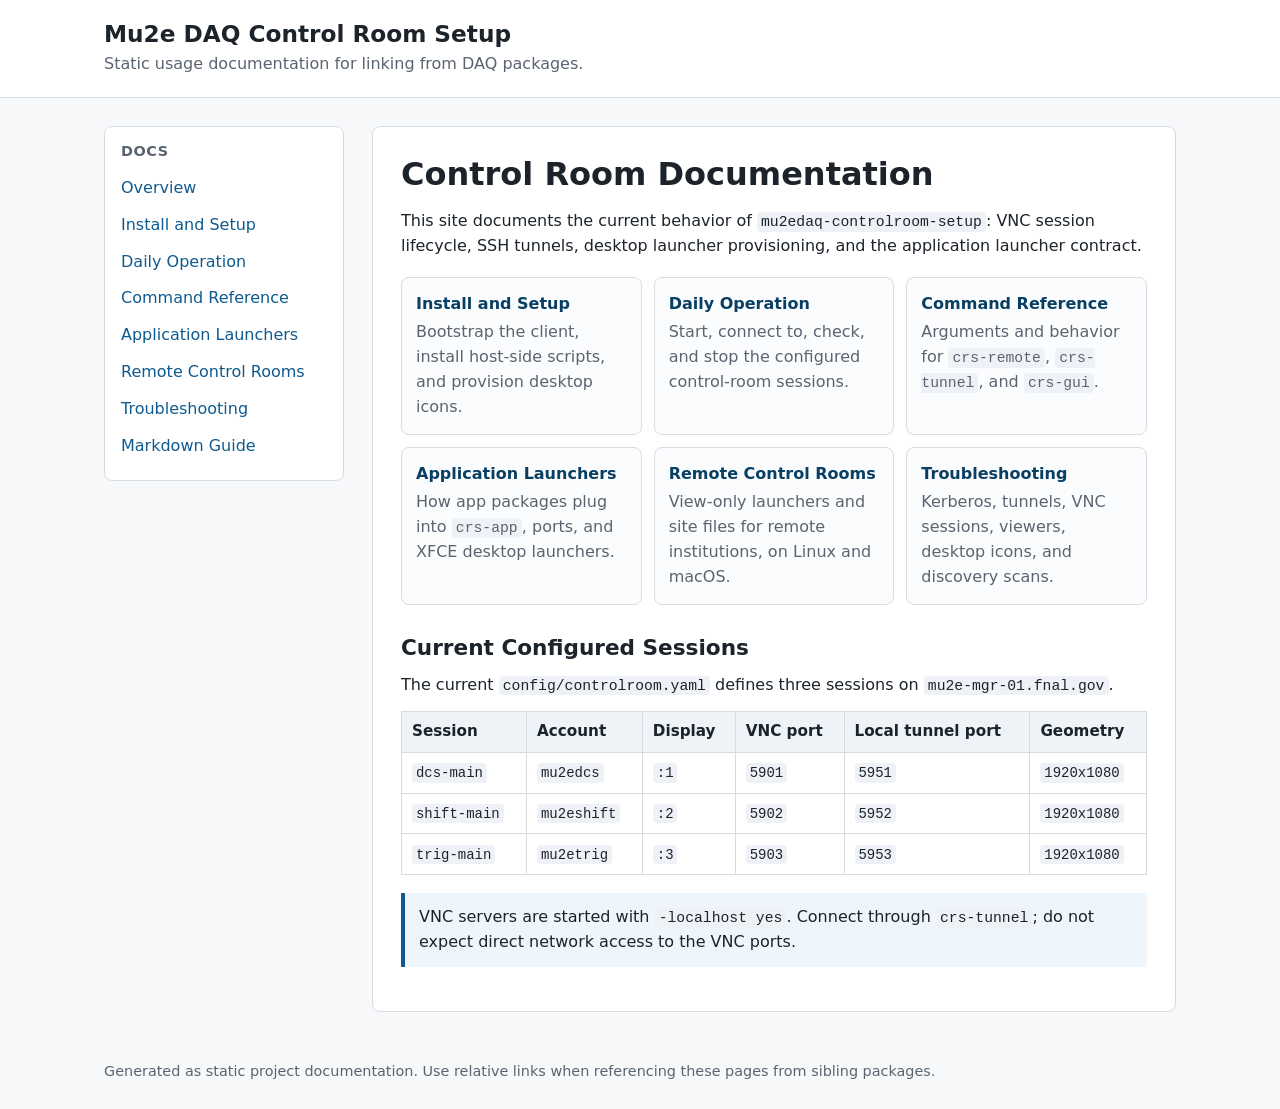
<file: doc/index.html>
<!doctype html>
<html lang="en">
<head>
  <meta charset="utf-8">
  <meta name="viewport" content="width=device-width, initial-scale=1">
  <title>Mu2e DAQ Control Room Setup Docs</title>
  <link rel="stylesheet" href="assets/site.css">
</head>
<body>
  <header class="site-header">
    <div class="header-inner">
      <h1 class="site-title">Mu2e DAQ Control Room Setup</h1>
      <p class="site-subtitle">Static usage documentation for linking from DAQ packages.</p>
    </div>
  </header>
  <div class="layout">
    <nav class="sidebar" aria-label="Documentation">
      <h2>Docs</h2>
      <a href="index.html">Overview</a>
      <a href="install.html">Install and Setup</a>
      <a href="operations.html">Daily Operation</a>
      <a href="commands.html">Command Reference</a>
      <a href="apps.html">Application Launchers</a>
      <a href="remote-site.html">Remote Control Rooms</a>
      <a href="troubleshooting.html">Troubleshooting</a>
      <a href="usage.md">Markdown Guide</a>
    </nav>
    <main class="content">
      <h1>Control Room Documentation</h1>
      <p>This site documents the current behavior of <code>mu2edaq-controlroom-setup</code>: VNC session lifecycle, SSH tunnels, desktop launcher provisioning, and the application launcher contract.</p>

      <div class="link-grid">
        <a class="link-card" href="install.html">
          <strong>Install and Setup</strong>
          <span>Bootstrap the client, install host-side scripts, and provision desktop icons.</span>
        </a>
        <a class="link-card" href="operations.html">
          <strong>Daily Operation</strong>
          <span>Start, connect to, check, and stop the configured control-room sessions.</span>
        </a>
        <a class="link-card" href="commands.html">
          <strong>Command Reference</strong>
          <span>Arguments and behavior for <code>crs-remote</code>, <code>crs-tunnel</code>, and <code>crs-gui</code>.</span>
        </a>
        <a class="link-card" href="apps.html">
          <strong>Application Launchers</strong>
          <span>How app packages plug into <code>crs-app</code>, ports, and XFCE desktop launchers.</span>
        </a>
        <a class="link-card" href="remote-site.html">
          <strong>Remote Control Rooms</strong>
          <span>View-only launchers and site files for remote institutions, on Linux and macOS.</span>
        </a>
        <a class="link-card" href="troubleshooting.html">
          <strong>Troubleshooting</strong>
          <span>Kerberos, tunnels, VNC sessions, viewers, desktop icons, and discovery scans.</span>
        </a>
      </div>

      <h2 id="current-sessions">Current Configured Sessions</h2>
      <p>The current <code>config/controlroom.yaml</code> defines three sessions on <code>mu2e-mgr-01.fnal.gov</code>.</p>
      <table>
        <thead>
          <tr>
            <th>Session</th>
            <th>Account</th>
            <th>Display</th>
            <th>VNC port</th>
            <th>Local tunnel port</th>
            <th>Geometry</th>
          </tr>
        </thead>
        <tbody>
          <tr><td><code>dcs-main</code></td><td><code>mu2edcs</code></td><td><code>:1</code></td><td><code>5901</code></td><td><code>5951</code></td><td><code>1920x1080</code></td></tr>
          <tr><td><code>shift-main</code></td><td><code>mu2eshift</code></td><td><code>:2</code></td><td><code>5902</code></td><td><code>5952</code></td><td><code>1920x1080</code></td></tr>
          <tr><td><code>trig-main</code></td><td><code>mu2etrig</code></td><td><code>:3</code></td><td><code>5903</code></td><td><code>5953</code></td><td><code>1920x1080</code></td></tr>
        </tbody>
      </table>

      <div class="notice">
        VNC servers are started with <code>-localhost yes</code>. Connect through <code>crs-tunnel</code>; do not expect direct network access to the VNC ports.
      </div>
    </main>
  </div>
  <footer class="footer">Generated as static project documentation. Use relative links when referencing these pages from sibling packages.</footer>
</body>
</html>
</file>
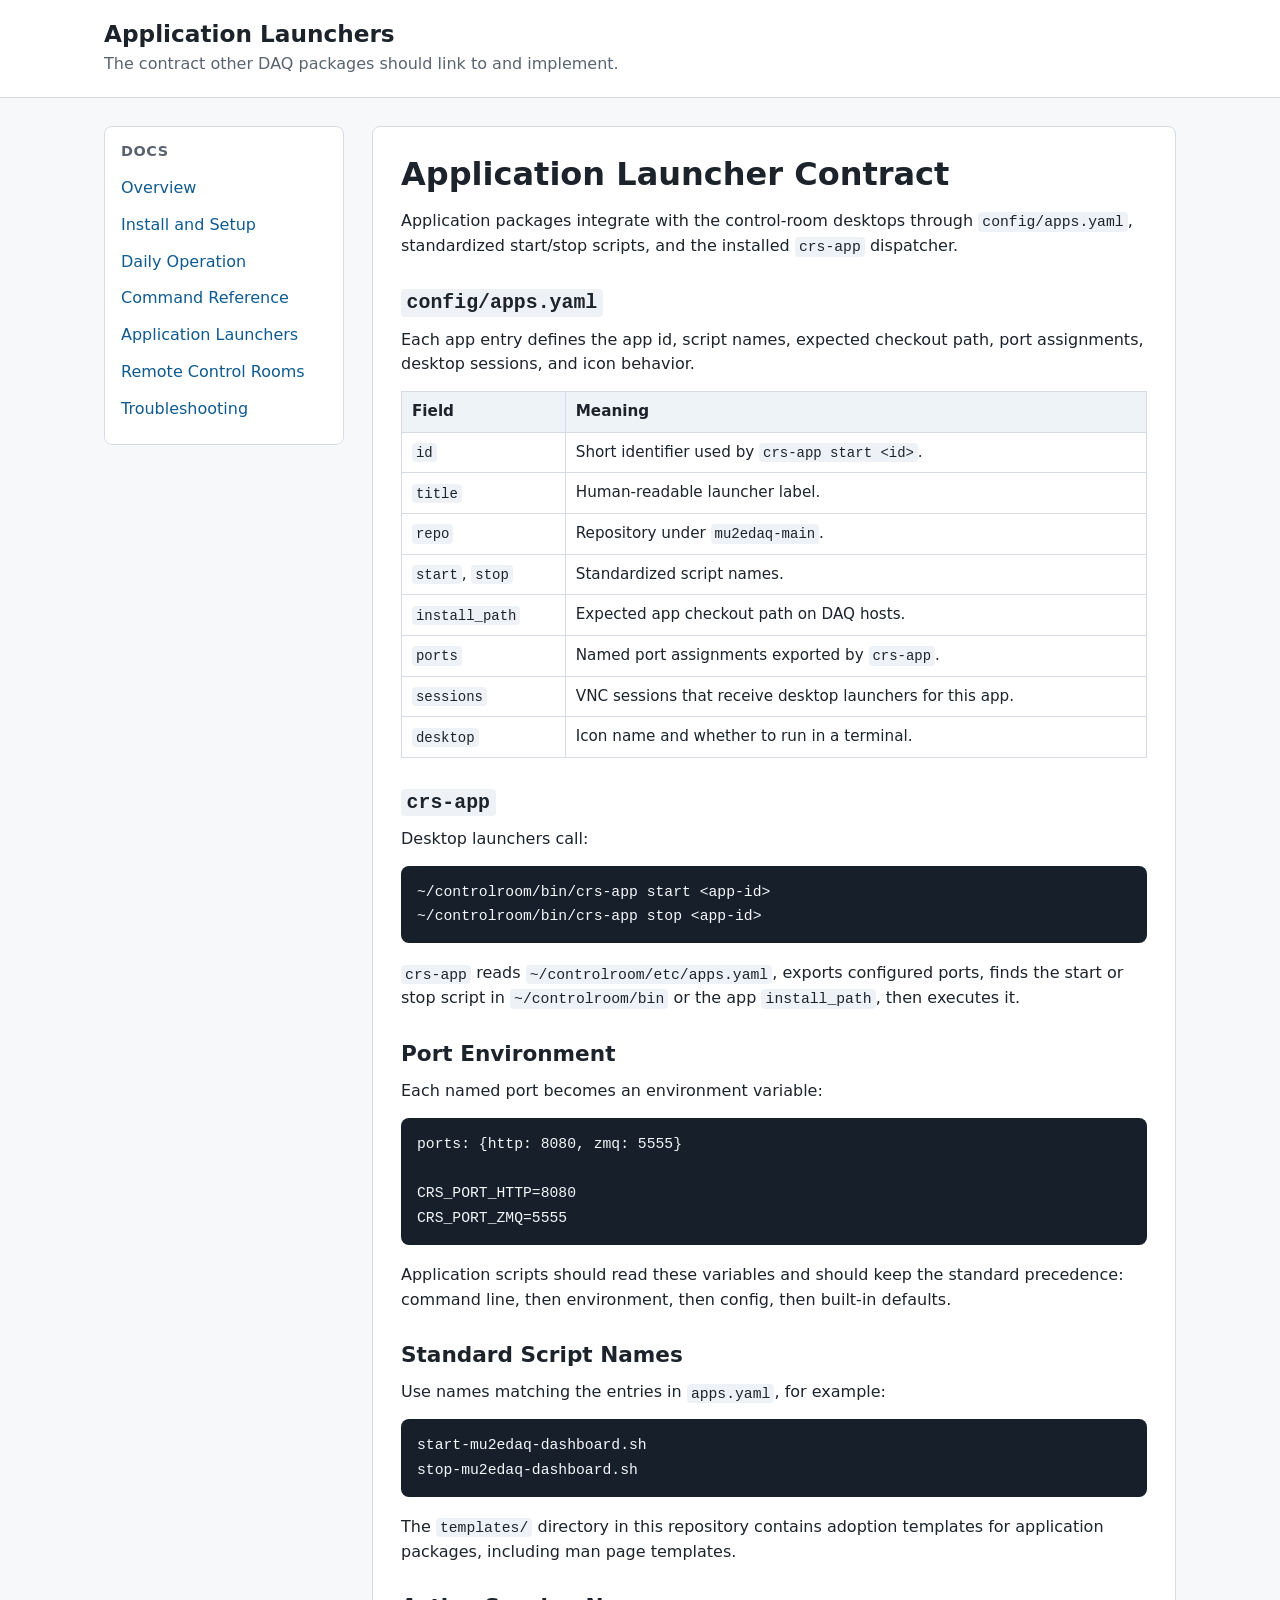
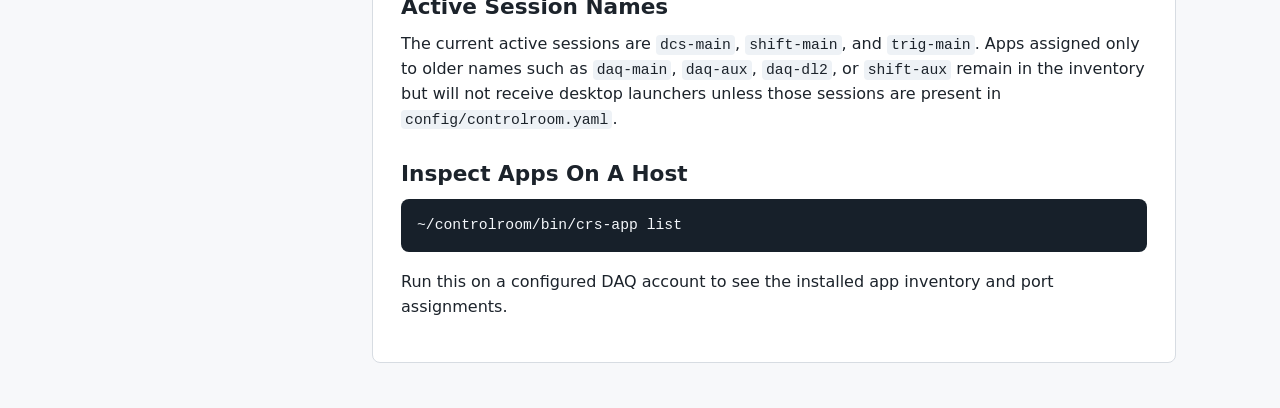
<file: doc/apps.html>
<!doctype html>
<html lang="en">
<head>
  <meta charset="utf-8">
  <meta name="viewport" content="width=device-width, initial-scale=1">
  <title>Application Launchers - Mu2e DAQ Control Room Setup</title>
  <link rel="stylesheet" href="assets/site.css">
</head>
<body>
  <header class="site-header"><div class="header-inner"><h1 class="site-title">Application Launchers</h1><p class="site-subtitle">The contract other DAQ packages should link to and implement.</p></div></header>
  <div class="layout">
    <nav class="sidebar" aria-label="Documentation">
      <h2>Docs</h2>
      <a href="index.html">Overview</a>
      <a href="install.html">Install and Setup</a>
      <a href="operations.html">Daily Operation</a>
      <a href="commands.html">Command Reference</a>
      <a href="apps.html">Application Launchers</a>
      <a href="remote-site.html">Remote Control Rooms</a>
      <a href="troubleshooting.html">Troubleshooting</a>
    </nav>
    <main class="content">
      <h1>Application Launcher Contract</h1>
      <p>Application packages integrate with the control-room desktops through <code>config/apps.yaml</code>, standardized start/stop scripts, and the installed <code>crs-app</code> dispatcher.</p>

      <h2 id="apps-yaml"><code>config/apps.yaml</code></h2>
      <p>Each app entry defines the app id, script names, expected checkout path, port assignments, desktop sessions, and icon behavior.</p>
      <table>
        <thead><tr><th>Field</th><th>Meaning</th></tr></thead>
        <tbody>
          <tr><td><code>id</code></td><td>Short identifier used by <code>crs-app start &lt;id&gt;</code>.</td></tr>
          <tr><td><code>title</code></td><td>Human-readable launcher label.</td></tr>
          <tr><td><code>repo</code></td><td>Repository under <code>mu2edaq-main</code>.</td></tr>
          <tr><td><code>start</code>, <code>stop</code></td><td>Standardized script names.</td></tr>
          <tr><td><code>install_path</code></td><td>Expected app checkout path on DAQ hosts.</td></tr>
          <tr><td><code>ports</code></td><td>Named port assignments exported by <code>crs-app</code>.</td></tr>
          <tr><td><code>sessions</code></td><td>VNC sessions that receive desktop launchers for this app.</td></tr>
          <tr><td><code>desktop</code></td><td>Icon name and whether to run in a terminal.</td></tr>
        </tbody>
      </table>

      <h2 id="crs-app"><code>crs-app</code></h2>
      <p>Desktop launchers call:</p>
      <pre><code>~/controlroom/bin/crs-app start &lt;app-id&gt;
~/controlroom/bin/crs-app stop &lt;app-id&gt;</code></pre>
      <p><code>crs-app</code> reads <code>~/controlroom/etc/apps.yaml</code>, exports configured ports, finds the start or stop script in <code>~/controlroom/bin</code> or the app <code>install_path</code>, then executes it.</p>

      <h2 id="port-environment">Port Environment</h2>
      <p>Each named port becomes an environment variable:</p>
      <pre><code>ports: {http: 8080, zmq: 5555}

CRS_PORT_HTTP=8080
CRS_PORT_ZMQ=5555</code></pre>
      <p>Application scripts should read these variables and should keep the standard precedence: command line, then environment, then config, then built-in defaults.</p>

      <h2 id="standard-script-names">Standard Script Names</h2>
      <p>Use names matching the entries in <code>apps.yaml</code>, for example:</p>
      <pre><code>start-mu2edaq-dashboard.sh
stop-mu2edaq-dashboard.sh</code></pre>
      <p>The <code>templates/</code> directory in this repository contains adoption templates for application packages, including man page templates.</p>

      <h2 id="active-sessions">Active Session Names</h2>
      <p>The current active sessions are <code>dcs-main</code>, <code>shift-main</code>, and <code>trig-main</code>. Apps assigned only to older names such as <code>daq-main</code>, <code>daq-aux</code>, <code>daq-dl2</code>, or <code>shift-aux</code> remain in the inventory but will not receive desktop launchers unless those sessions are present in <code>config/controlroom.yaml</code>.</p>

      <h2 id="host-check">Inspect Apps On A Host</h2>
      <pre><code>~/controlroom/bin/crs-app list</code></pre>
      <p>Run this on a configured DAQ account to see the installed app inventory and port assignments.</p>
    </main>
  </div>
</body>
</html>
</file>
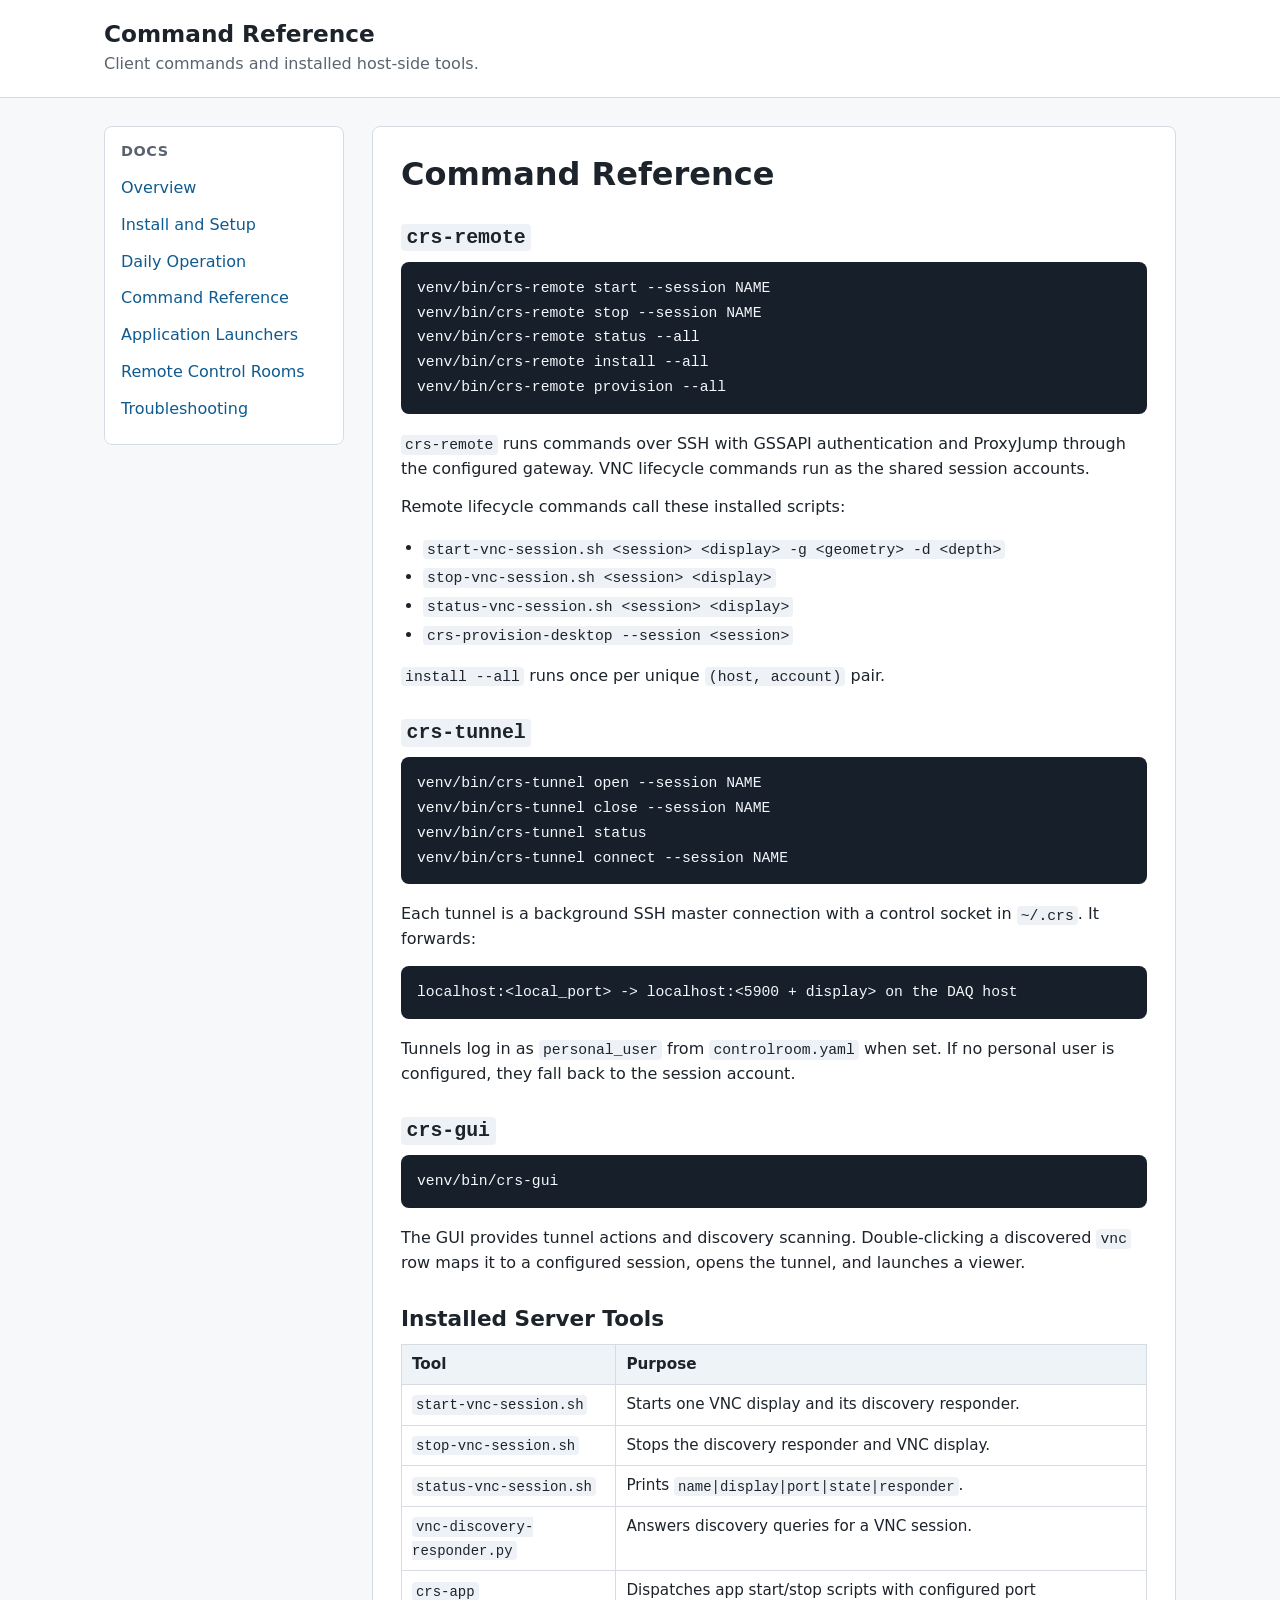
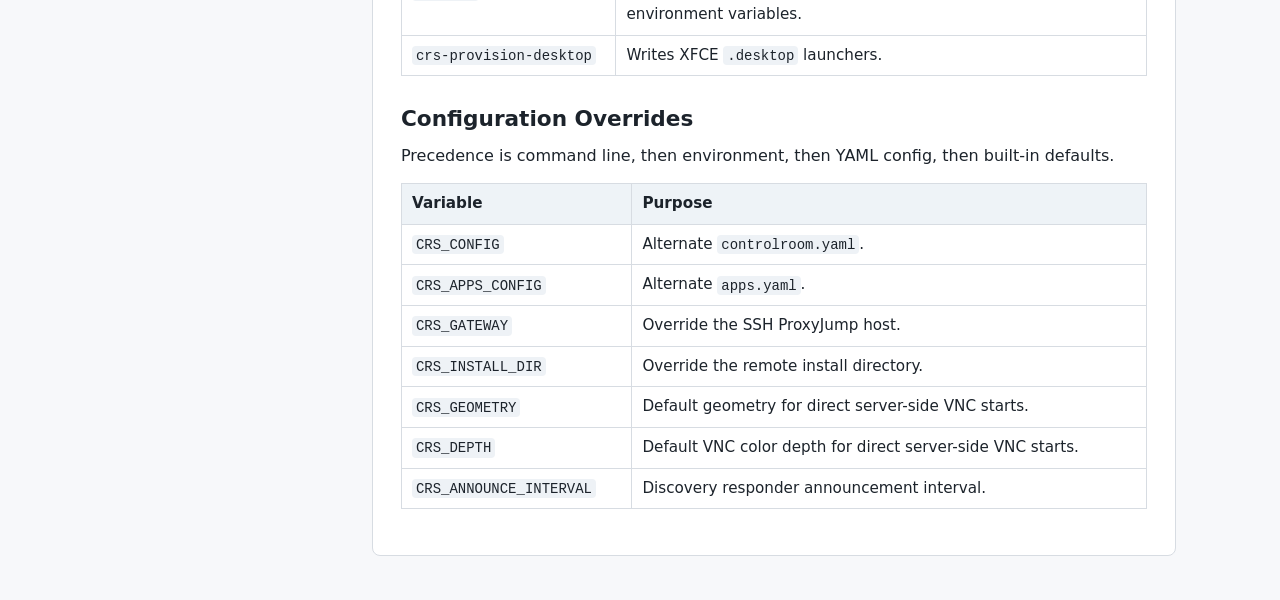
<file: doc/commands.html>
<!doctype html>
<html lang="en">
<head>
  <meta charset="utf-8">
  <meta name="viewport" content="width=device-width, initial-scale=1">
  <title>Command Reference - Mu2e DAQ Control Room Setup</title>
  <link rel="stylesheet" href="assets/site.css">
</head>
<body>
  <header class="site-header"><div class="header-inner"><h1 class="site-title">Command Reference</h1><p class="site-subtitle">Client commands and installed host-side tools.</p></div></header>
  <div class="layout">
    <nav class="sidebar" aria-label="Documentation">
      <h2>Docs</h2>
      <a href="index.html">Overview</a>
      <a href="install.html">Install and Setup</a>
      <a href="operations.html">Daily Operation</a>
      <a href="commands.html">Command Reference</a>
      <a href="apps.html">Application Launchers</a>
      <a href="remote-site.html">Remote Control Rooms</a>
      <a href="troubleshooting.html">Troubleshooting</a>
    </nav>
    <main class="content">
      <h1>Command Reference</h1>

      <h2 id="crs-remote"><code>crs-remote</code></h2>
      <pre><code>venv/bin/crs-remote start --session NAME
venv/bin/crs-remote stop --session NAME
venv/bin/crs-remote status --all
venv/bin/crs-remote install --all
venv/bin/crs-remote provision --all</code></pre>
      <p><code>crs-remote</code> runs commands over SSH with GSSAPI authentication and ProxyJump through the configured gateway. VNC lifecycle commands run as the shared session accounts.</p>
      <p>Remote lifecycle commands call these installed scripts:</p>
      <ul>
        <li><code>start-vnc-session.sh &lt;session&gt; &lt;display&gt; -g &lt;geometry&gt; -d &lt;depth&gt;</code></li>
        <li><code>stop-vnc-session.sh &lt;session&gt; &lt;display&gt;</code></li>
        <li><code>status-vnc-session.sh &lt;session&gt; &lt;display&gt;</code></li>
        <li><code>crs-provision-desktop --session &lt;session&gt;</code></li>
      </ul>
      <p><code>install --all</code> runs once per unique <code>(host, account)</code> pair.</p>

      <h2 id="crs-tunnel"><code>crs-tunnel</code></h2>
      <pre><code>venv/bin/crs-tunnel open --session NAME
venv/bin/crs-tunnel close --session NAME
venv/bin/crs-tunnel status
venv/bin/crs-tunnel connect --session NAME</code></pre>
      <p>Each tunnel is a background SSH master connection with a control socket in <code>~/.crs</code>. It forwards:</p>
      <pre><code>localhost:&lt;local_port&gt; -&gt; localhost:&lt;5900 + display&gt; on the DAQ host</code></pre>
      <p>Tunnels log in as <code>personal_user</code> from <code>controlroom.yaml</code> when set. If no personal user is configured, they fall back to the session account.</p>

      <h2 id="crs-gui"><code>crs-gui</code></h2>
      <pre><code>venv/bin/crs-gui</code></pre>
      <p>The GUI provides tunnel actions and discovery scanning. Double-clicking a discovered <code>vnc</code> row maps it to a configured session, opens the tunnel, and launches a viewer.</p>

      <h2 id="server-tools">Installed Server Tools</h2>
      <table>
        <thead><tr><th>Tool</th><th>Purpose</th></tr></thead>
        <tbody>
          <tr><td><code>start-vnc-session.sh</code></td><td>Starts one VNC display and its discovery responder.</td></tr>
          <tr><td><code>stop-vnc-session.sh</code></td><td>Stops the discovery responder and VNC display.</td></tr>
          <tr><td><code>status-vnc-session.sh</code></td><td>Prints <code>name|display|port|state|responder</code>.</td></tr>
          <tr><td><code>vnc-discovery-responder.py</code></td><td>Answers discovery queries for a VNC session.</td></tr>
          <tr><td><code>crs-app</code></td><td>Dispatches app start/stop scripts with configured port environment variables.</td></tr>
          <tr><td><code>crs-provision-desktop</code></td><td>Writes XFCE <code>.desktop</code> launchers.</td></tr>
        </tbody>
      </table>

      <h2 id="configuration">Configuration Overrides</h2>
      <p>Precedence is command line, then environment, then YAML config, then built-in defaults.</p>
      <table>
        <thead><tr><th>Variable</th><th>Purpose</th></tr></thead>
        <tbody>
          <tr><td><code>CRS_CONFIG</code></td><td>Alternate <code>controlroom.yaml</code>.</td></tr>
          <tr><td><code>CRS_APPS_CONFIG</code></td><td>Alternate <code>apps.yaml</code>.</td></tr>
          <tr><td><code>CRS_GATEWAY</code></td><td>Override the SSH ProxyJump host.</td></tr>
          <tr><td><code>CRS_INSTALL_DIR</code></td><td>Override the remote install directory.</td></tr>
          <tr><td><code>CRS_GEOMETRY</code></td><td>Default geometry for direct server-side VNC starts.</td></tr>
          <tr><td><code>CRS_DEPTH</code></td><td>Default VNC color depth for direct server-side VNC starts.</td></tr>
          <tr><td><code>CRS_ANNOUNCE_INTERVAL</code></td><td>Discovery responder announcement interval.</td></tr>
        </tbody>
      </table>
    </main>
  </div>
</body>
</html>
</file>
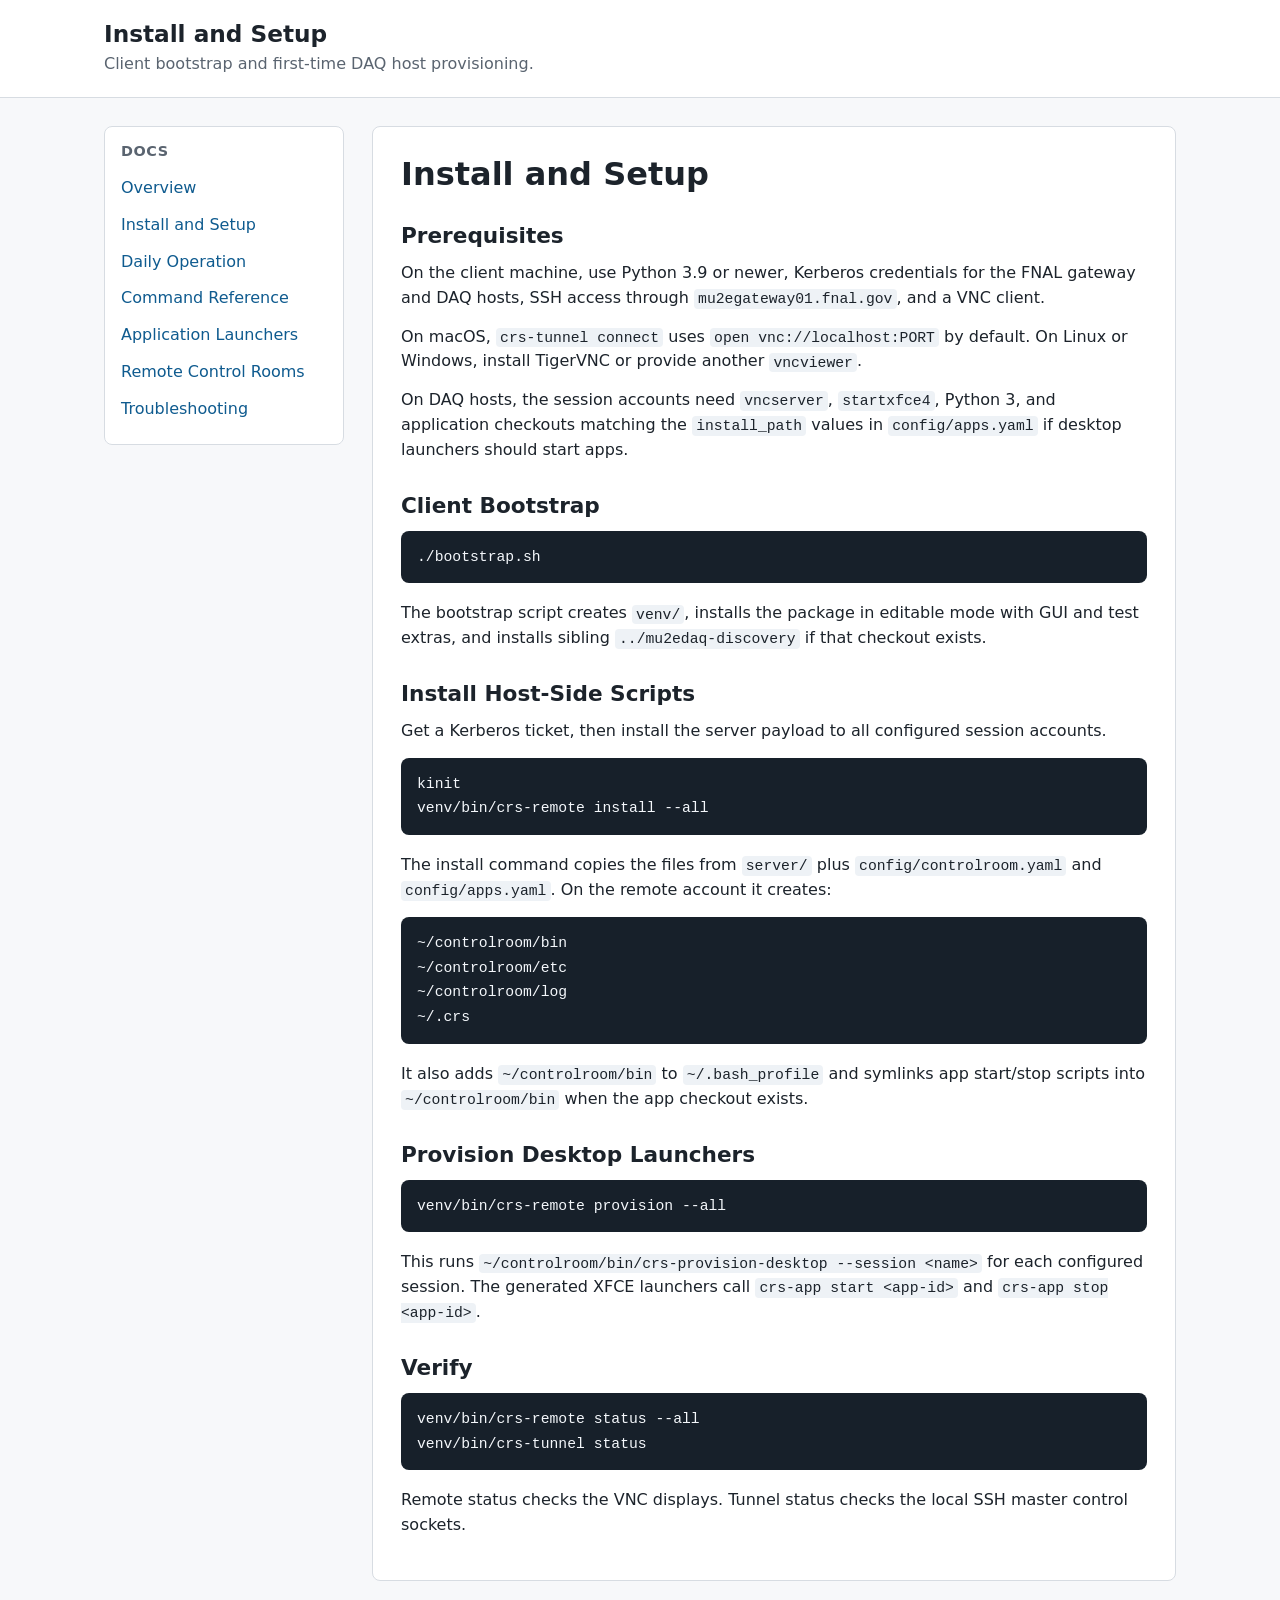
<file: doc/install.html>
<!doctype html>
<html lang="en">
<head>
  <meta charset="utf-8">
  <meta name="viewport" content="width=device-width, initial-scale=1">
  <title>Install and Setup - Mu2e DAQ Control Room Setup</title>
  <link rel="stylesheet" href="assets/site.css">
</head>
<body>
  <header class="site-header"><div class="header-inner"><h1 class="site-title">Install and Setup</h1><p class="site-subtitle">Client bootstrap and first-time DAQ host provisioning.</p></div></header>
  <div class="layout">
    <nav class="sidebar" aria-label="Documentation">
      <h2>Docs</h2>
      <a href="index.html">Overview</a>
      <a href="install.html">Install and Setup</a>
      <a href="operations.html">Daily Operation</a>
      <a href="commands.html">Command Reference</a>
      <a href="apps.html">Application Launchers</a>
      <a href="remote-site.html">Remote Control Rooms</a>
      <a href="troubleshooting.html">Troubleshooting</a>
    </nav>
    <main class="content">
      <h1>Install and Setup</h1>

      <h2 id="prerequisites">Prerequisites</h2>
      <p>On the client machine, use Python 3.9 or newer, Kerberos credentials for the FNAL gateway and DAQ hosts, SSH access through <code>mu2egateway01.fnal.gov</code>, and a VNC client.</p>
      <p>On macOS, <code>crs-tunnel connect</code> uses <code>open vnc://localhost:PORT</code> by default. On Linux or Windows, install TigerVNC or provide another <code>vncviewer</code>.</p>
      <p>On DAQ hosts, the session accounts need <code>vncserver</code>, <code>startxfce4</code>, Python 3, and application checkouts matching the <code>install_path</code> values in <code>config/apps.yaml</code> if desktop launchers should start apps.</p>

      <h2 id="client-bootstrap">Client Bootstrap</h2>
      <pre><code>./bootstrap.sh</code></pre>
      <p>The bootstrap script creates <code>venv/</code>, installs the package in editable mode with GUI and test extras, and installs sibling <code>../mu2edaq-discovery</code> if that checkout exists.</p>

      <h2 id="remote-install">Install Host-Side Scripts</h2>
      <p>Get a Kerberos ticket, then install the server payload to all configured session accounts.</p>
      <pre><code>kinit
venv/bin/crs-remote install --all</code></pre>
      <p>The install command copies the files from <code>server/</code> plus <code>config/controlroom.yaml</code> and <code>config/apps.yaml</code>. On the remote account it creates:</p>
      <pre><code>~/controlroom/bin
~/controlroom/etc
~/controlroom/log
~/.crs</code></pre>
      <p>It also adds <code>~/controlroom/bin</code> to <code>~/.bash_profile</code> and symlinks app start/stop scripts into <code>~/controlroom/bin</code> when the app checkout exists.</p>

      <h2 id="desktop-provisioning">Provision Desktop Launchers</h2>
      <pre><code>venv/bin/crs-remote provision --all</code></pre>
      <p>This runs <code>~/controlroom/bin/crs-provision-desktop --session &lt;name&gt;</code> for each configured session. The generated XFCE launchers call <code>crs-app start &lt;app-id&gt;</code> and <code>crs-app stop &lt;app-id&gt;</code>.</p>

      <h2 id="verify">Verify</h2>
      <pre><code>venv/bin/crs-remote status --all
venv/bin/crs-tunnel status</code></pre>
      <p>Remote status checks the VNC displays. Tunnel status checks the local SSH master control sockets.</p>
    </main>
  </div>
</body>
</html>
</file>
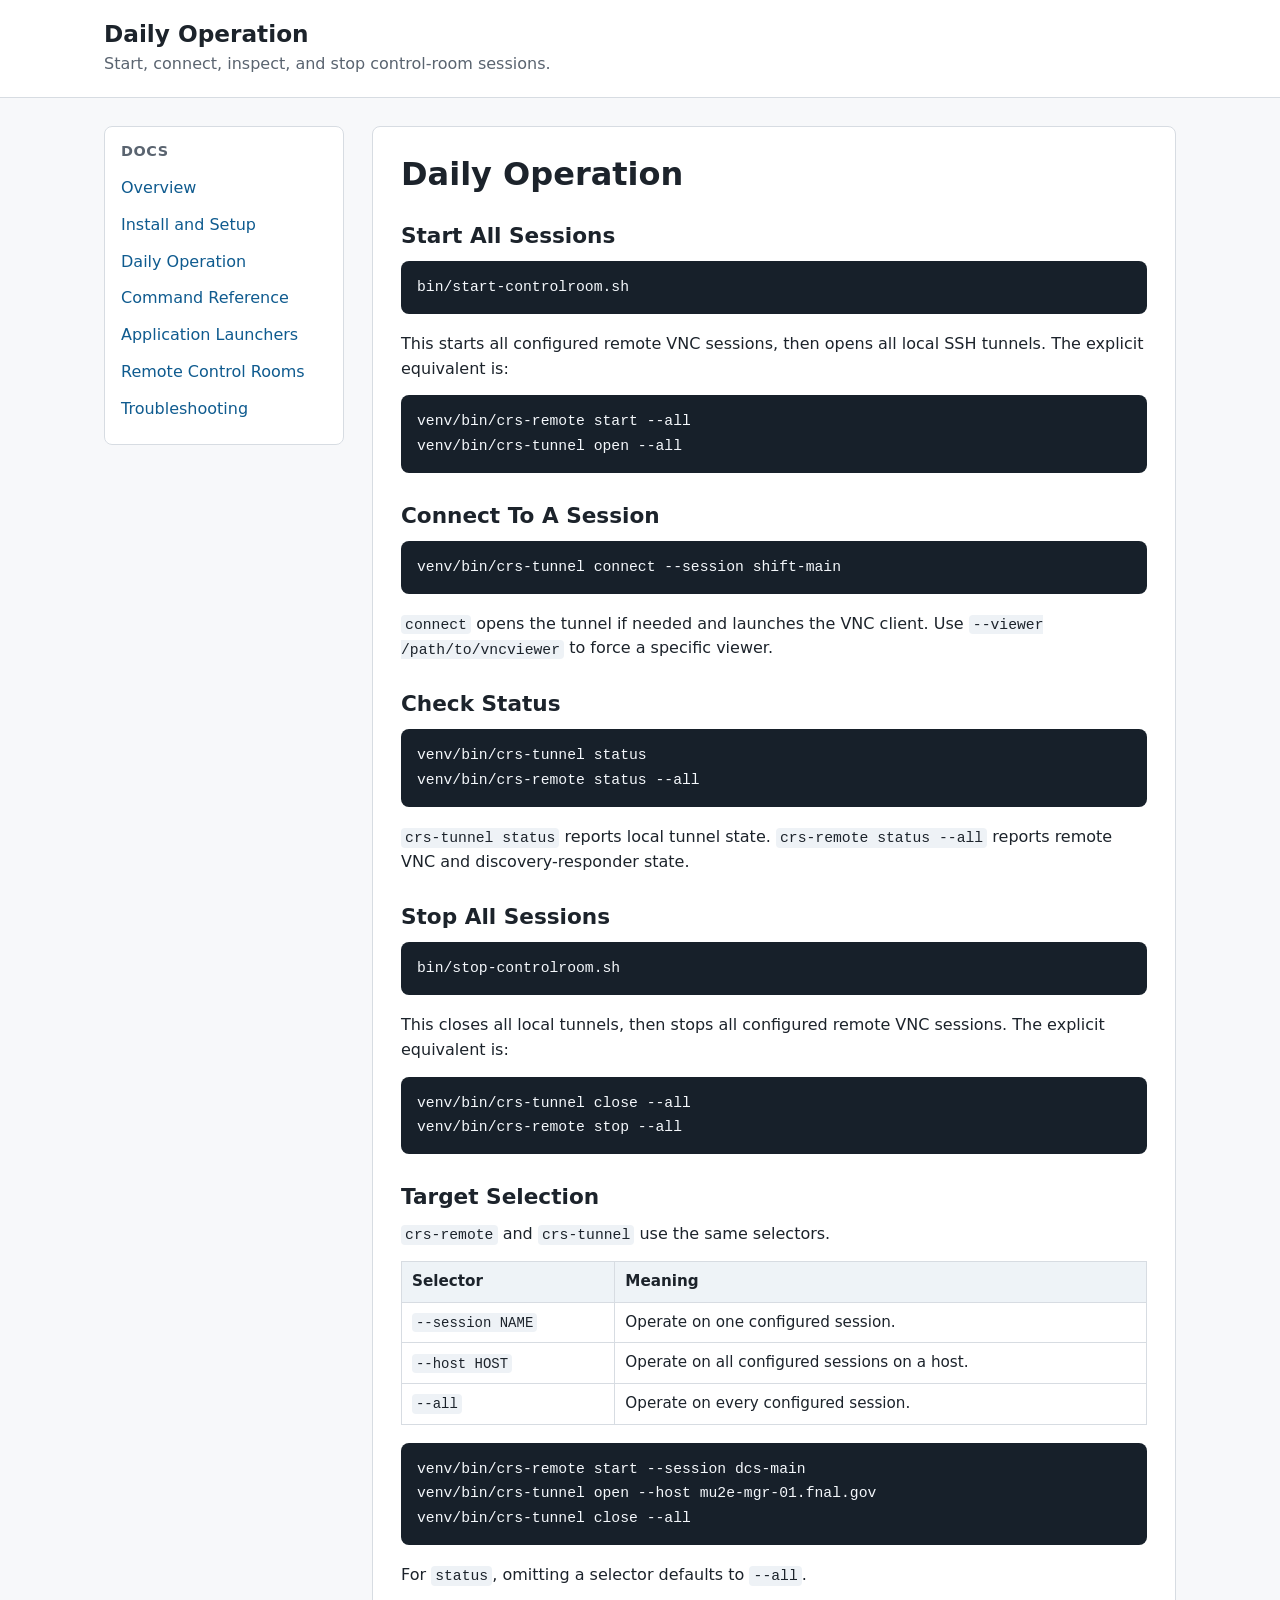
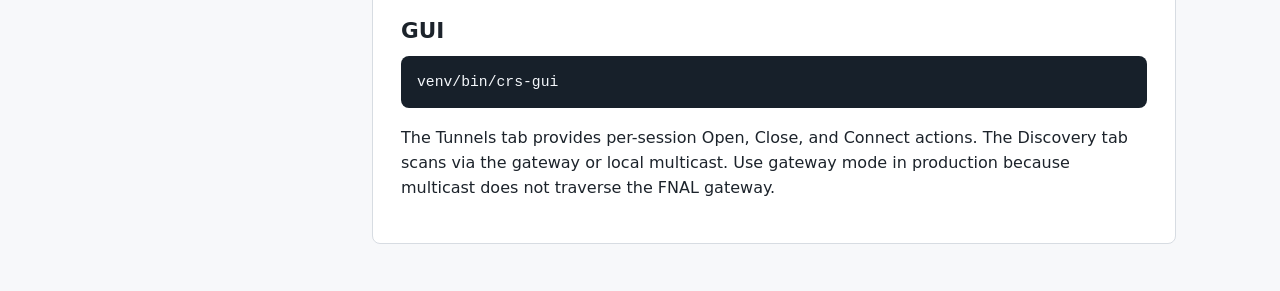
<file: doc/operations.html>
<!doctype html>
<html lang="en">
<head>
  <meta charset="utf-8">
  <meta name="viewport" content="width=device-width, initial-scale=1">
  <title>Daily Operation - Mu2e DAQ Control Room Setup</title>
  <link rel="stylesheet" href="assets/site.css">
</head>
<body>
  <header class="site-header"><div class="header-inner"><h1 class="site-title">Daily Operation</h1><p class="site-subtitle">Start, connect, inspect, and stop control-room sessions.</p></div></header>
  <div class="layout">
    <nav class="sidebar" aria-label="Documentation">
      <h2>Docs</h2>
      <a href="index.html">Overview</a>
      <a href="install.html">Install and Setup</a>
      <a href="operations.html">Daily Operation</a>
      <a href="commands.html">Command Reference</a>
      <a href="apps.html">Application Launchers</a>
      <a href="remote-site.html">Remote Control Rooms</a>
      <a href="troubleshooting.html">Troubleshooting</a>
    </nav>
    <main class="content">
      <h1>Daily Operation</h1>

      <h2 id="start-all">Start All Sessions</h2>
      <pre><code>bin/start-controlroom.sh</code></pre>
      <p>This starts all configured remote VNC sessions, then opens all local SSH tunnels. The explicit equivalent is:</p>
      <pre><code>venv/bin/crs-remote start --all
venv/bin/crs-tunnel open --all</code></pre>

      <h2 id="connect">Connect To A Session</h2>
      <pre><code>venv/bin/crs-tunnel connect --session shift-main</code></pre>
      <p><code>connect</code> opens the tunnel if needed and launches the VNC client. Use <code>--viewer /path/to/vncviewer</code> to force a specific viewer.</p>

      <h2 id="status">Check Status</h2>
      <pre><code>venv/bin/crs-tunnel status
venv/bin/crs-remote status --all</code></pre>
      <p><code>crs-tunnel status</code> reports local tunnel state. <code>crs-remote status --all</code> reports remote VNC and discovery-responder state.</p>

      <h2 id="stop-all">Stop All Sessions</h2>
      <pre><code>bin/stop-controlroom.sh</code></pre>
      <p>This closes all local tunnels, then stops all configured remote VNC sessions. The explicit equivalent is:</p>
      <pre><code>venv/bin/crs-tunnel close --all
venv/bin/crs-remote stop --all</code></pre>

      <h2 id="target-selection">Target Selection</h2>
      <p><code>crs-remote</code> and <code>crs-tunnel</code> use the same selectors.</p>
      <table>
        <thead><tr><th>Selector</th><th>Meaning</th></tr></thead>
        <tbody>
          <tr><td><code>--session NAME</code></td><td>Operate on one configured session.</td></tr>
          <tr><td><code>--host HOST</code></td><td>Operate on all configured sessions on a host.</td></tr>
          <tr><td><code>--all</code></td><td>Operate on every configured session.</td></tr>
        </tbody>
      </table>
      <pre><code>venv/bin/crs-remote start --session dcs-main
venv/bin/crs-tunnel open --host mu2e-mgr-01.fnal.gov
venv/bin/crs-tunnel close --all</code></pre>
      <p>For <code>status</code>, omitting a selector defaults to <code>--all</code>.</p>

      <h2 id="gui">GUI</h2>
      <pre><code>venv/bin/crs-gui</code></pre>
      <p>The Tunnels tab provides per-session Open, Close, and Connect actions. The Discovery tab scans via the gateway or local multicast. Use gateway mode in production because multicast does not traverse the FNAL gateway.</p>
    </main>
  </div>
</body>
</html>
</file>
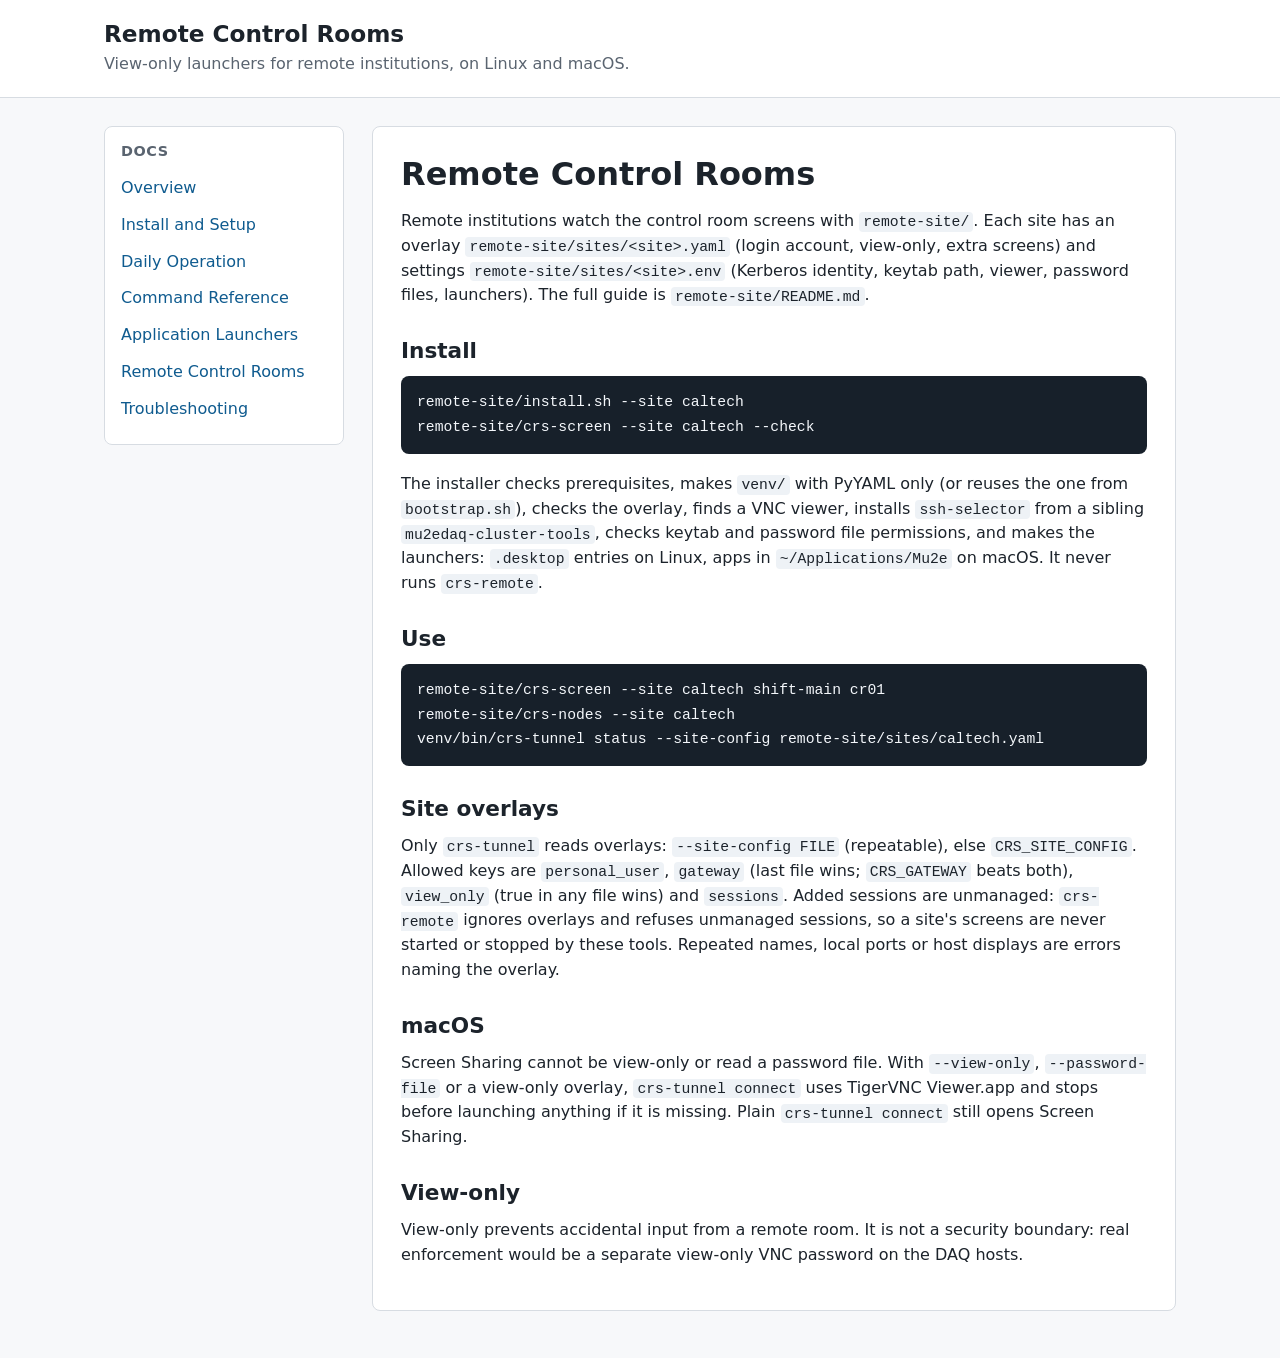
<file: doc/remote-site.html>
<!doctype html>
<html lang="en">
<head>
  <meta charset="utf-8">
  <meta name="viewport" content="width=device-width, initial-scale=1">
  <title>Remote Control Rooms - Mu2e DAQ Control Room Setup</title>
  <link rel="stylesheet" href="assets/site.css">
</head>
<body>
  <header class="site-header"><div class="header-inner"><h1 class="site-title">Remote Control Rooms</h1><p class="site-subtitle">View-only launchers for remote institutions, on Linux and macOS.</p></div></header>
  <div class="layout">
    <nav class="sidebar" aria-label="Documentation">
      <h2>Docs</h2>
      <a href="index.html">Overview</a>
      <a href="install.html">Install and Setup</a>
      <a href="operations.html">Daily Operation</a>
      <a href="commands.html">Command Reference</a>
      <a href="apps.html">Application Launchers</a>
      <a href="remote-site.html">Remote Control Rooms</a>
      <a href="troubleshooting.html">Troubleshooting</a>
    </nav>
    <main class="content">
      <h1>Remote Control Rooms</h1>
      <p>Remote institutions watch the control room screens with <code>remote-site/</code>. Each site has an overlay <code>remote-site/sites/&lt;site&gt;.yaml</code> (login account, view-only, extra screens) and settings <code>remote-site/sites/&lt;site&gt;.env</code> (Kerberos identity, keytab path, viewer, password files, launchers). The full guide is <code>remote-site/README.md</code>.</p>

      <h2 id="install">Install</h2>
      <pre><code>remote-site/install.sh --site caltech
remote-site/crs-screen --site caltech --check</code></pre>
      <p>The installer checks prerequisites, makes <code>venv/</code> with PyYAML only (or reuses the one from <code>bootstrap.sh</code>), checks the overlay, finds a VNC viewer, installs <code>ssh-selector</code> from a sibling <code>mu2edaq-cluster-tools</code>, checks keytab and password file permissions, and makes the launchers: <code>.desktop</code> entries on Linux, apps in <code>~/Applications/Mu2e</code> on macOS. It never runs <code>crs-remote</code>.</p>

      <h2 id="use">Use</h2>
      <pre><code>remote-site/crs-screen --site caltech shift-main cr01
remote-site/crs-nodes --site caltech
venv/bin/crs-tunnel status --site-config remote-site/sites/caltech.yaml</code></pre>

      <h2 id="overlays">Site overlays</h2>
      <p>Only <code>crs-tunnel</code> reads overlays: <code>--site-config FILE</code> (repeatable), else <code>CRS_SITE_CONFIG</code>. Allowed keys are <code>personal_user</code>, <code>gateway</code> (last file wins; <code>CRS_GATEWAY</code> beats both), <code>view_only</code> (true in any file wins) and <code>sessions</code>. Added sessions are unmanaged: <code>crs-remote</code> ignores overlays and refuses unmanaged sessions, so a site's screens are never started or stopped by these tools. Repeated names, local ports or host displays are errors naming the overlay.</p>

      <h2 id="macos">macOS</h2>
      <p>Screen Sharing cannot be view-only or read a password file. With <code>--view-only</code>, <code>--password-file</code> or a view-only overlay, <code>crs-tunnel connect</code> uses TigerVNC Viewer.app and stops before launching anything if it is missing. Plain <code>crs-tunnel connect</code> still opens Screen Sharing.</p>

      <h2 id="view-only">View-only</h2>
      <p>View-only prevents accidental input from a remote room. It is not a security boundary: real enforcement would be a separate view-only VNC password on the DAQ hosts.</p>
    </main>
  </div>
</body>
</html>
</file>
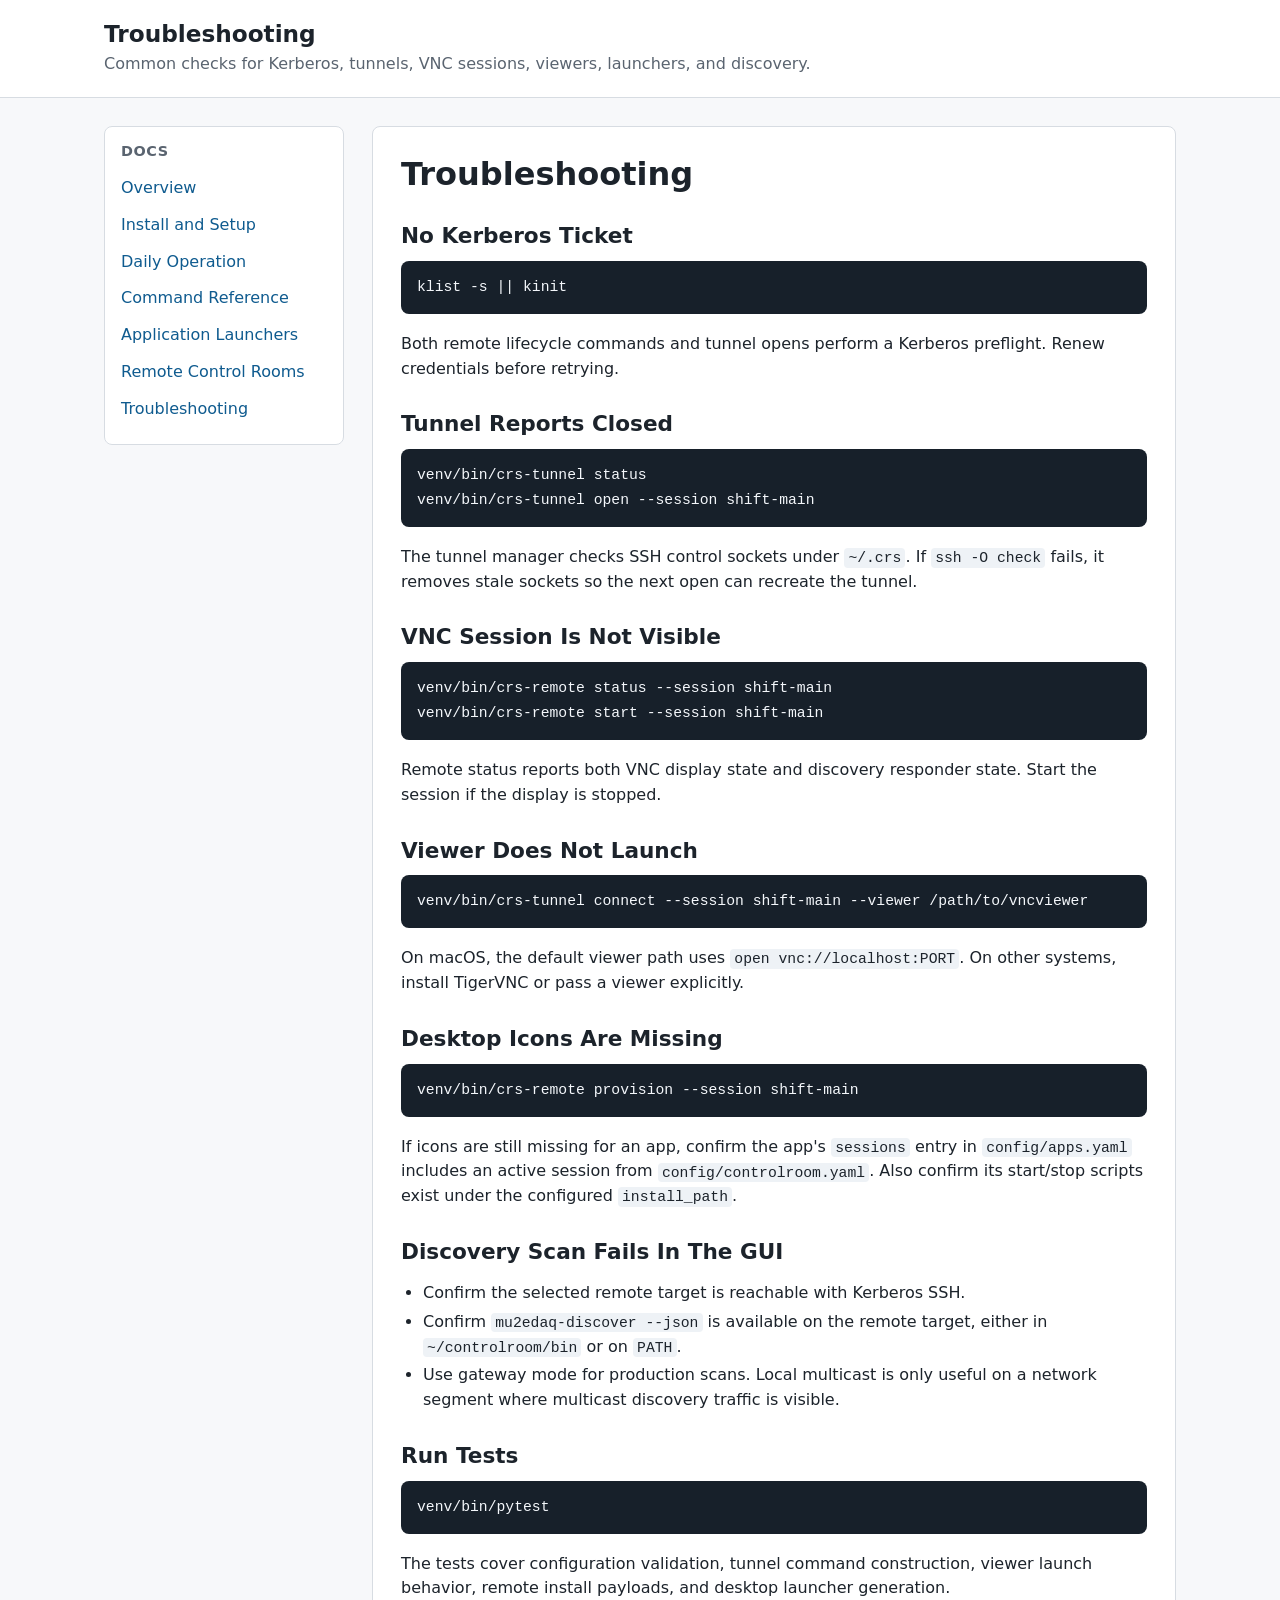
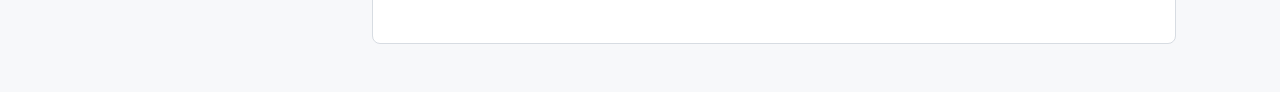
<file: doc/troubleshooting.html>
<!doctype html>
<html lang="en">
<head>
  <meta charset="utf-8">
  <meta name="viewport" content="width=device-width, initial-scale=1">
  <title>Troubleshooting - Mu2e DAQ Control Room Setup</title>
  <link rel="stylesheet" href="assets/site.css">
</head>
<body>
  <header class="site-header"><div class="header-inner"><h1 class="site-title">Troubleshooting</h1><p class="site-subtitle">Common checks for Kerberos, tunnels, VNC sessions, viewers, launchers, and discovery.</p></div></header>
  <div class="layout">
    <nav class="sidebar" aria-label="Documentation">
      <h2>Docs</h2>
      <a href="index.html">Overview</a>
      <a href="install.html">Install and Setup</a>
      <a href="operations.html">Daily Operation</a>
      <a href="commands.html">Command Reference</a>
      <a href="apps.html">Application Launchers</a>
      <a href="remote-site.html">Remote Control Rooms</a>
      <a href="troubleshooting.html">Troubleshooting</a>
    </nav>
    <main class="content">
      <h1>Troubleshooting</h1>

      <h2 id="kerberos">No Kerberos Ticket</h2>
      <pre><code>klist -s || kinit</code></pre>
      <p>Both remote lifecycle commands and tunnel opens perform a Kerberos preflight. Renew credentials before retrying.</p>

      <h2 id="tunnel-closed">Tunnel Reports Closed</h2>
      <pre><code>venv/bin/crs-tunnel status
venv/bin/crs-tunnel open --session shift-main</code></pre>
      <p>The tunnel manager checks SSH control sockets under <code>~/.crs</code>. If <code>ssh -O check</code> fails, it removes stale sockets so the next open can recreate the tunnel.</p>

      <h2 id="vnc-missing">VNC Session Is Not Visible</h2>
      <pre><code>venv/bin/crs-remote status --session shift-main
venv/bin/crs-remote start --session shift-main</code></pre>
      <p>Remote status reports both VNC display state and discovery responder state. Start the session if the display is stopped.</p>

      <h2 id="viewer">Viewer Does Not Launch</h2>
      <pre><code>venv/bin/crs-tunnel connect --session shift-main --viewer /path/to/vncviewer</code></pre>
      <p>On macOS, the default viewer path uses <code>open vnc://localhost:PORT</code>. On other systems, install TigerVNC or pass a viewer explicitly.</p>

      <h2 id="desktop-icons">Desktop Icons Are Missing</h2>
      <pre><code>venv/bin/crs-remote provision --session shift-main</code></pre>
      <p>If icons are still missing for an app, confirm the app's <code>sessions</code> entry in <code>config/apps.yaml</code> includes an active session from <code>config/controlroom.yaml</code>. Also confirm its start/stop scripts exist under the configured <code>install_path</code>.</p>

      <h2 id="discovery">Discovery Scan Fails In The GUI</h2>
      <ul>
        <li>Confirm the selected remote target is reachable with Kerberos SSH.</li>
        <li>Confirm <code>mu2edaq-discover --json</code> is available on the remote target, either in <code>~/controlroom/bin</code> or on <code>PATH</code>.</li>
        <li>Use gateway mode for production scans. Local multicast is only useful on a network segment where multicast discovery traffic is visible.</li>
      </ul>

      <h2 id="tests">Run Tests</h2>
      <pre><code>venv/bin/pytest</code></pre>
      <p>The tests cover configuration validation, tunnel command construction, viewer launch behavior, remote install payloads, and desktop launcher generation.</p>
    </main>
  </div>
</body>
</html>
</file>
<file: doc/assets/site.css>
:root {
  color-scheme: light;
  --bg: #f7f8fa;
  --panel: #ffffff;
  --text: #1c232b;
  --muted: #5a6470;
  --line: #d7dce2;
  --accent: #0f5b8f;
  --accent-dark: #0a3f64;
  --code-bg: #eef2f6;
}

* {
  box-sizing: border-box;
}

body {
  margin: 0;
  background: var(--bg);
  color: var(--text);
  font: 16px/1.55 system-ui, -apple-system, BlinkMacSystemFont, "Segoe UI", sans-serif;
}

a {
  color: var(--accent);
}

a:hover {
  color: var(--accent-dark);
}

.site-header {
  background: var(--panel);
  border-bottom: 1px solid var(--line);
}

.header-inner {
  max-width: 1120px;
  margin: 0 auto;
  padding: 20px 24px;
}

.site-title {
  margin: 0;
  font-size: 1.45rem;
}

.site-subtitle {
  margin: 4px 0 0;
  color: var(--muted);
}

.layout {
  display: grid;
  grid-template-columns: 240px minmax(0, 1fr);
  gap: 28px;
  max-width: 1120px;
  margin: 0 auto;
  padding: 28px 24px 48px;
}

.sidebar {
  align-self: start;
  position: sticky;
  top: 16px;
  background: var(--panel);
  border: 1px solid var(--line);
  border-radius: 8px;
  padding: 16px;
}

.sidebar h2 {
  margin: 0 0 10px;
  font-size: 0.9rem;
  color: var(--muted);
  text-transform: uppercase;
  letter-spacing: 0.04em;
}

.sidebar a {
  display: block;
  padding: 6px 0;
  text-decoration: none;
}

.content {
  min-width: 0;
  background: var(--panel);
  border: 1px solid var(--line);
  border-radius: 8px;
  padding: 28px;
}

h1,
h2,
h3 {
  line-height: 1.2;
}

h1 {
  margin: 0 0 16px;
  font-size: 2rem;
}

h2 {
  margin: 30px 0 12px;
  font-size: 1.35rem;
}

h3 {
  margin: 22px 0 8px;
  font-size: 1.05rem;
}

p {
  margin: 0 0 14px;
}

ul,
ol {
  padding-left: 22px;
}

li {
  margin: 4px 0;
}

code {
  background: var(--code-bg);
  border-radius: 4px;
  padding: 0.12em 0.28em;
  font-family: ui-monospace, SFMono-Regular, Menlo, Consolas, monospace;
  font-size: 0.92em;
}

pre {
  margin: 12px 0 18px;
  overflow-x: auto;
  background: #17202a;
  color: #f4f7fb;
  border-radius: 8px;
  padding: 14px 16px;
}

pre code {
  background: transparent;
  color: inherit;
  padding: 0;
}

table {
  width: 100%;
  border-collapse: collapse;
  margin: 12px 0 18px;
  font-size: 0.95rem;
}

th,
td {
  border: 1px solid var(--line);
  padding: 8px 10px;
  text-align: left;
  vertical-align: top;
}

th {
  background: #eef3f7;
}

.notice {
  border-left: 4px solid var(--accent);
  background: #eef6fb;
  padding: 12px 14px;
  margin: 16px 0;
}

.link-grid {
  display: grid;
  grid-template-columns: repeat(auto-fit, minmax(220px, 1fr));
  gap: 12px;
  margin: 18px 0;
}

.link-card {
  display: block;
  border: 1px solid var(--line);
  border-radius: 8px;
  padding: 14px;
  text-decoration: none;
  background: #fbfcfd;
}

.link-card strong {
  display: block;
  color: var(--accent-dark);
}

.link-card span {
  display: block;
  margin-top: 4px;
  color: var(--muted);
}

.footer {
  max-width: 1120px;
  margin: 0 auto;
  padding: 0 24px 28px;
  color: var(--muted);
  font-size: 0.9rem;
}

@media (max-width: 760px) {
  .layout {
    grid-template-columns: 1fr;
    padding: 18px 14px 36px;
  }

  .sidebar {
    position: static;
  }

  .content {
    padding: 20px;
  }

  h1 {
    font-size: 1.65rem;
  }
}
</file>
